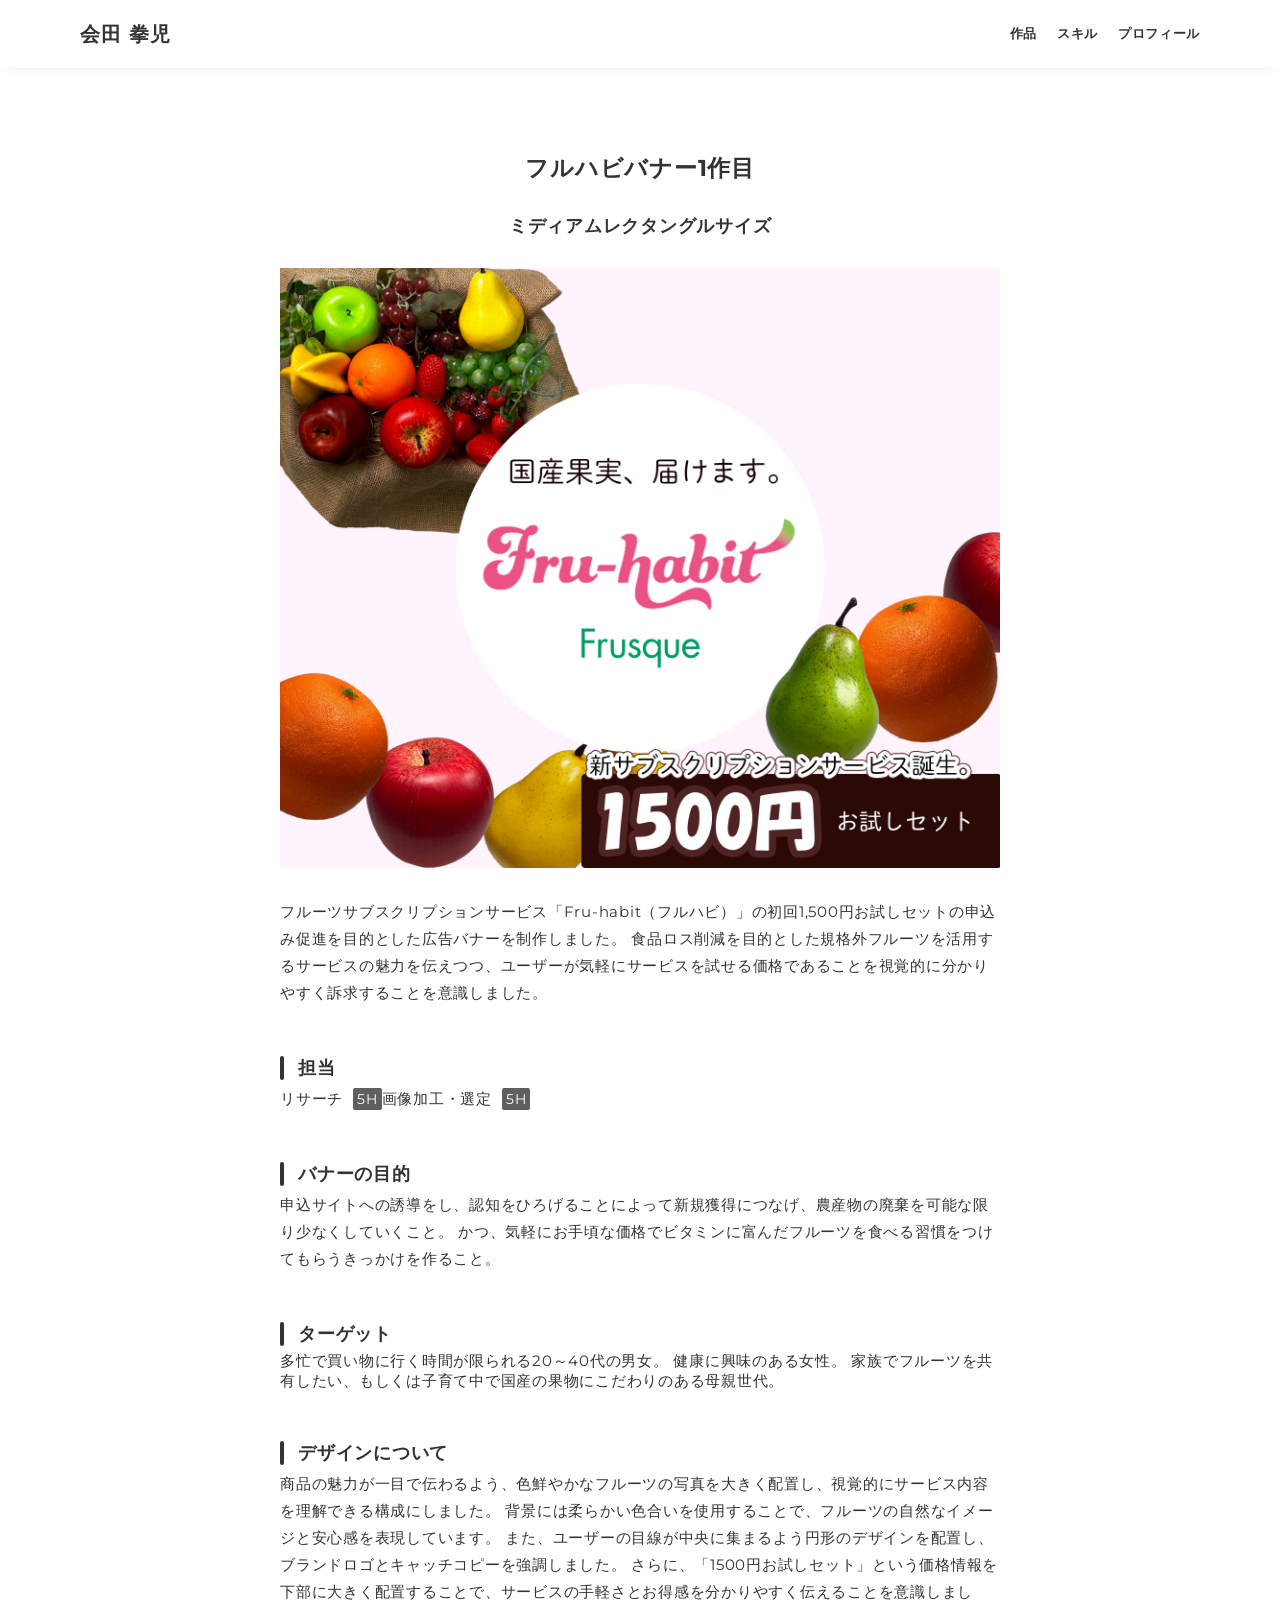
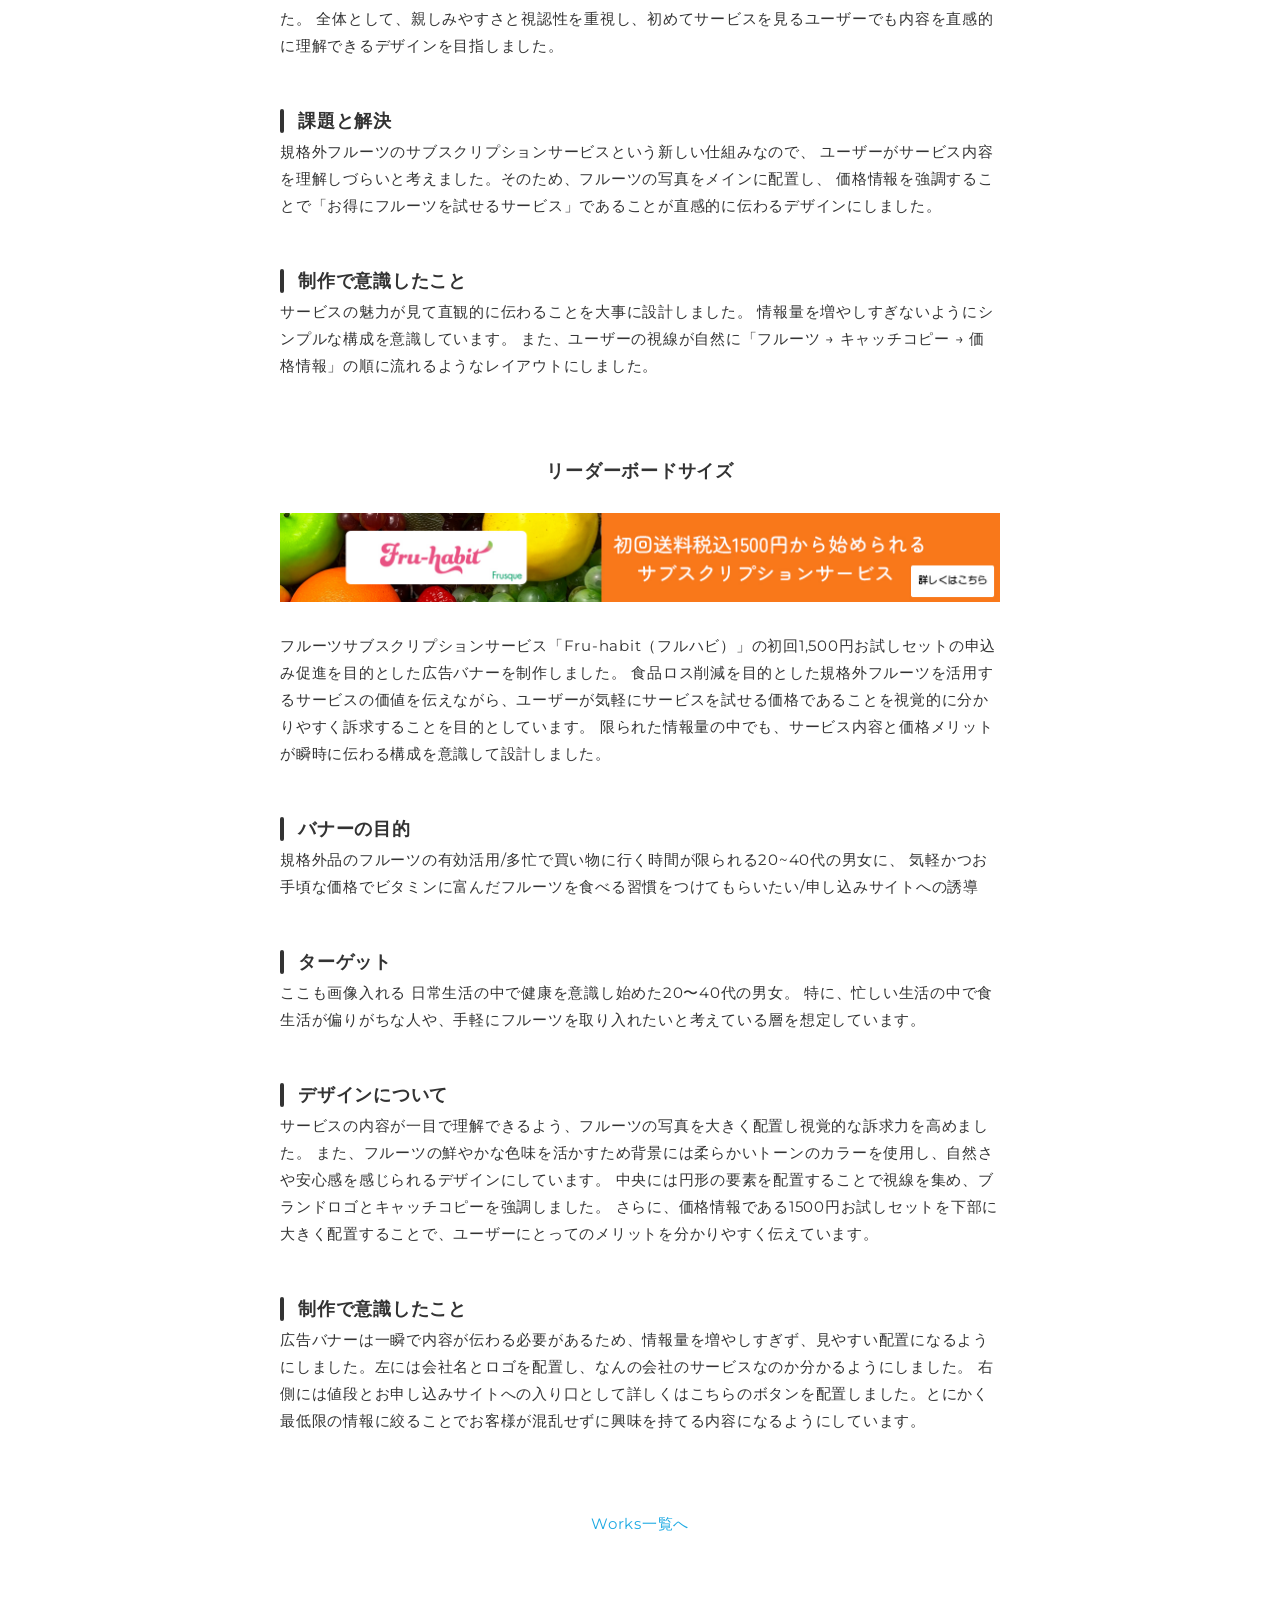
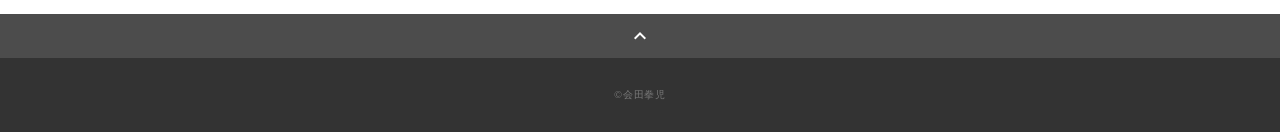
<file: banner.html>
<!DOCTYPE html>
<html lang="ja">

<head>
  <meta charset="utf-8">
  <meta name="viewport" content="width=device-width,initial-scale=1">
  <meta property="og:type" content="website">
  <meta property="og:title" content="Webデザイナー会田拳児のポートフォリオ">
  <meta property="og:url" content="URLが入る">
  <meta property="og:description" content="会田拳児のポートフォリオサイトです。">
  <meta property="og:image" content="img/ogp.png">
  <meta name="robots" content="noindex,nofollow">
  <meta name="description" content="会田拳児のポートフォリオサイトです">
  <title>会田拳児 ポートフォリオ</title>

  <link rel="preconnect" href="https://fonts.gstatic.com">
  <link rel="stylesheet" href="https://fonts.googleapis.com/css2?family=Montserrat:wght@400;700&display=swap">
  <link rel="stylesheet" href="https://fonts.googleapis.com/css?family=Material+Icons+Outlined">
  <link rel="stylesheet" href="css/ress.css" media="all">
  <link rel="stylesheet" href="css/style.css" media="all">
  <link rel="icon" href="img/favicon.ico">
  <link rel="canonical" href="URL">
</head>

<body>
  <div class="wrapper">
    <!-- header -->
    <header class="header ">
      <h1 class="header-logo">
        <a href=".">会田 拳児</a>
      </h1>
      <nav class="gnav">
        <ul class="gnav-list">
          <li class="gnav-item"><a href="#works">作品</a></li>
          <li class="gnav-item"><a href="#skill">スキル</a></li>
          <li class="gnav-item"><a href="#about">プロフィール</a></li>
        </ul>
      </nav>
    </header>
    <!-- /header -->

    <main class="content">
      <div class="article">
        <section class="article-container">
          <h2 class="article-title">フルハビバナー1作目</h2>
          <h3 class="article-title">ミディアムレクタングルサイズ</h3>
          <div class="article-body">
            <p>
              <img src="img/mr_1.jpg" width="1500" height="1250" alt="作品スクリーンショット">
            </p>
            <p>
              フルーツサブスクリプションサービス「Fru-habit（フルハビ）」の初回1,500円お試しセットの申込み促進を目的とした広告バナーを制作しました。
              食品ロス削減を目的とした規格外フルーツを活用するサービスの魅力を伝えつつ、ユーザーが気軽にサービスを試せる価格であることを視覚的に分かりやすく訴求することを意識しました。
            </p>
            <h3>担当</h3>
            <p>リサーチ<span class="time">5H</span>画像加工・選定<span class="time">5H</span></p>
            <h3>バナーの目的</h3>
            <p>申込サイトへの誘導をし、認知をひろげることによって新規獲得につなげ、農産物の廃棄を可能な限り少なくしていくこと。
              かつ、気軽にお手頃な価格でビタミンに富んだフルーツを食べる習慣をつけてもらうきっかけを作ること。
            <h3>ターゲット</h3>
            多忙で買い物に行く時間が限られる20～40代の男女。
            健康に興味のある女性。
            家族でフルーツを共有したい、もしくは子育て中で国産の果物にこだわりのある母親世代。
            </p>
            <h3>デザインについて</h3>
            <p>
              商品の魅力が一目で伝わるよう、色鮮やかなフルーツの写真を大きく配置し、視覚的にサービス内容を理解できる構成にしました。
              背景には柔らかい色合いを使用することで、フルーツの自然なイメージと安心感を表現しています。
              また、ユーザーの目線が中央に集まるよう円形のデザインを配置し、ブランドロゴとキャッチコピーを強調しました。
              さらに、「1500円お試しセット」という価格情報を下部に大きく配置することで、サービスの手軽さとお得感を分かりやすく伝えることを意識しました。
              全体として、親しみやすさと視認性を重視し、初めてサービスを見るユーザーでも内容を直感的に理解できるデザインを目指しました。
            </p>
            <h3>課題と解決</h3>
            <p>
              規格外フルーツのサブスクリプションサービスという新しい仕組みなので、
              ユーザーがサービス内容を理解しづらいと考えました。そのため、フルーツの写真をメインに配置し、
              価格情報を強調することで「お得にフルーツを試せるサービス」であることが直感的に伝わるデザインにしました。
            </p>
            <h3>制作で意識したこと</h3>
            <p>
              サービスの魅力が見て直観的に伝わることを大事に設計しました。
              情報量を増やしすぎないようにシンプルな構成を意識しています。
              また、ユーザーの視線が自然に「フルーツ → キャッチコピー → 価格情報」の順に流れるようなレイアウトにしました。
            </p>
          </div>
          <h3 class="article-title">リーダーボードサイズ</h3>
          <div class="article-body">
            <p>
              <img src="img/lb_1.jpg" width="1456" height="180" alt="作品スクリーンショット">
            </p>
            <p>
              フルーツサブスクリプションサービス「Fru-habit（フルハビ）」の初回1,500円お試しセットの申込み促進を目的とした広告バナーを制作しました。
              食品ロス削減を目的とした規格外フルーツを活用するサービスの価値を伝えながら、ユーザーが気軽にサービスを試せる価格であることを視覚的に分かりやすく訴求することを目的としています。
              限られた情報量の中でも、サービス内容と価格メリットが瞬時に伝わる構成を意識して設計しました。
            </p>
            <h3>バナーの目的</h3>
            <!-- 画像入れたほうがいいかも -->
            <p>規格外品のフルーツの有効活用/多忙で買い物に行く時間が限られる20~40代の男女に、
              気軽かつお手頃な価格でビタミンに富んだフルーツを食べる習慣をつけてもらいたい/申し込みサイトへの誘導</p>
            <h3>ターゲット</h3>
            <p>ここも画像入れる
              日常生活の中で健康を意識し始めた20〜40代の男女。
              特に、忙しい生活の中で食生活が偏りがちな人や、手軽にフルーツを取り入れたいと考えている層を想定しています。
            </p>
            <h3>デザインについて</h3>
            <p>
              サービスの内容が一目で理解できるよう、フルーツの写真を大きく配置し視覚的な訴求力を高めました。
              また、フルーツの鮮やかな色味を活かすため背景には柔らかいトーンのカラーを使用し、自然さや安心感を感じられるデザインにしています。
              中央には円形の要素を配置することで視線を集め、ブランドロゴとキャッチコピーを強調しました。
              さらに、価格情報である1500円お試しセットを下部に大きく配置することで、ユーザーにとってのメリットを分かりやすく伝えています。
            </p>
            <h3>制作で意識したこと</h3>
            <p>
              広告バナーは一瞬で内容が伝わる必要があるため、情報量を増やしすぎず、見やすい配置になるようにしました。左には会社名とロゴを配置し、なんの会社のサービスなのか分かるようにしました。
              右側には値段とお申し込みサイトへの入り口として詳しくはこちらのボタンを配置しました。とにかく最低限の情報に絞ることでお客様が混乱せずに興味を持てる内容になるようにしています。
            </p>
          </div>
          <div class="home-link">
            <a href="./#works">Works一覧へ</a>
          </div>
        </section>
      </div>

      <div class="page-top" id="js-page-top">
        <span class="material-icons-outlined">expand_less</span>
      </div>
    </main>

    <!-- footer -->
    <footer class="footer">
      <div class="copyright">&copy;会田拳児</div>
    </footer>
    <!-- /footer -->

  </div>
  <script src="js/jquery-3.6.0.min.js"></script>
  <script src="js/script.js"></script>
</body>

</html>
</file>
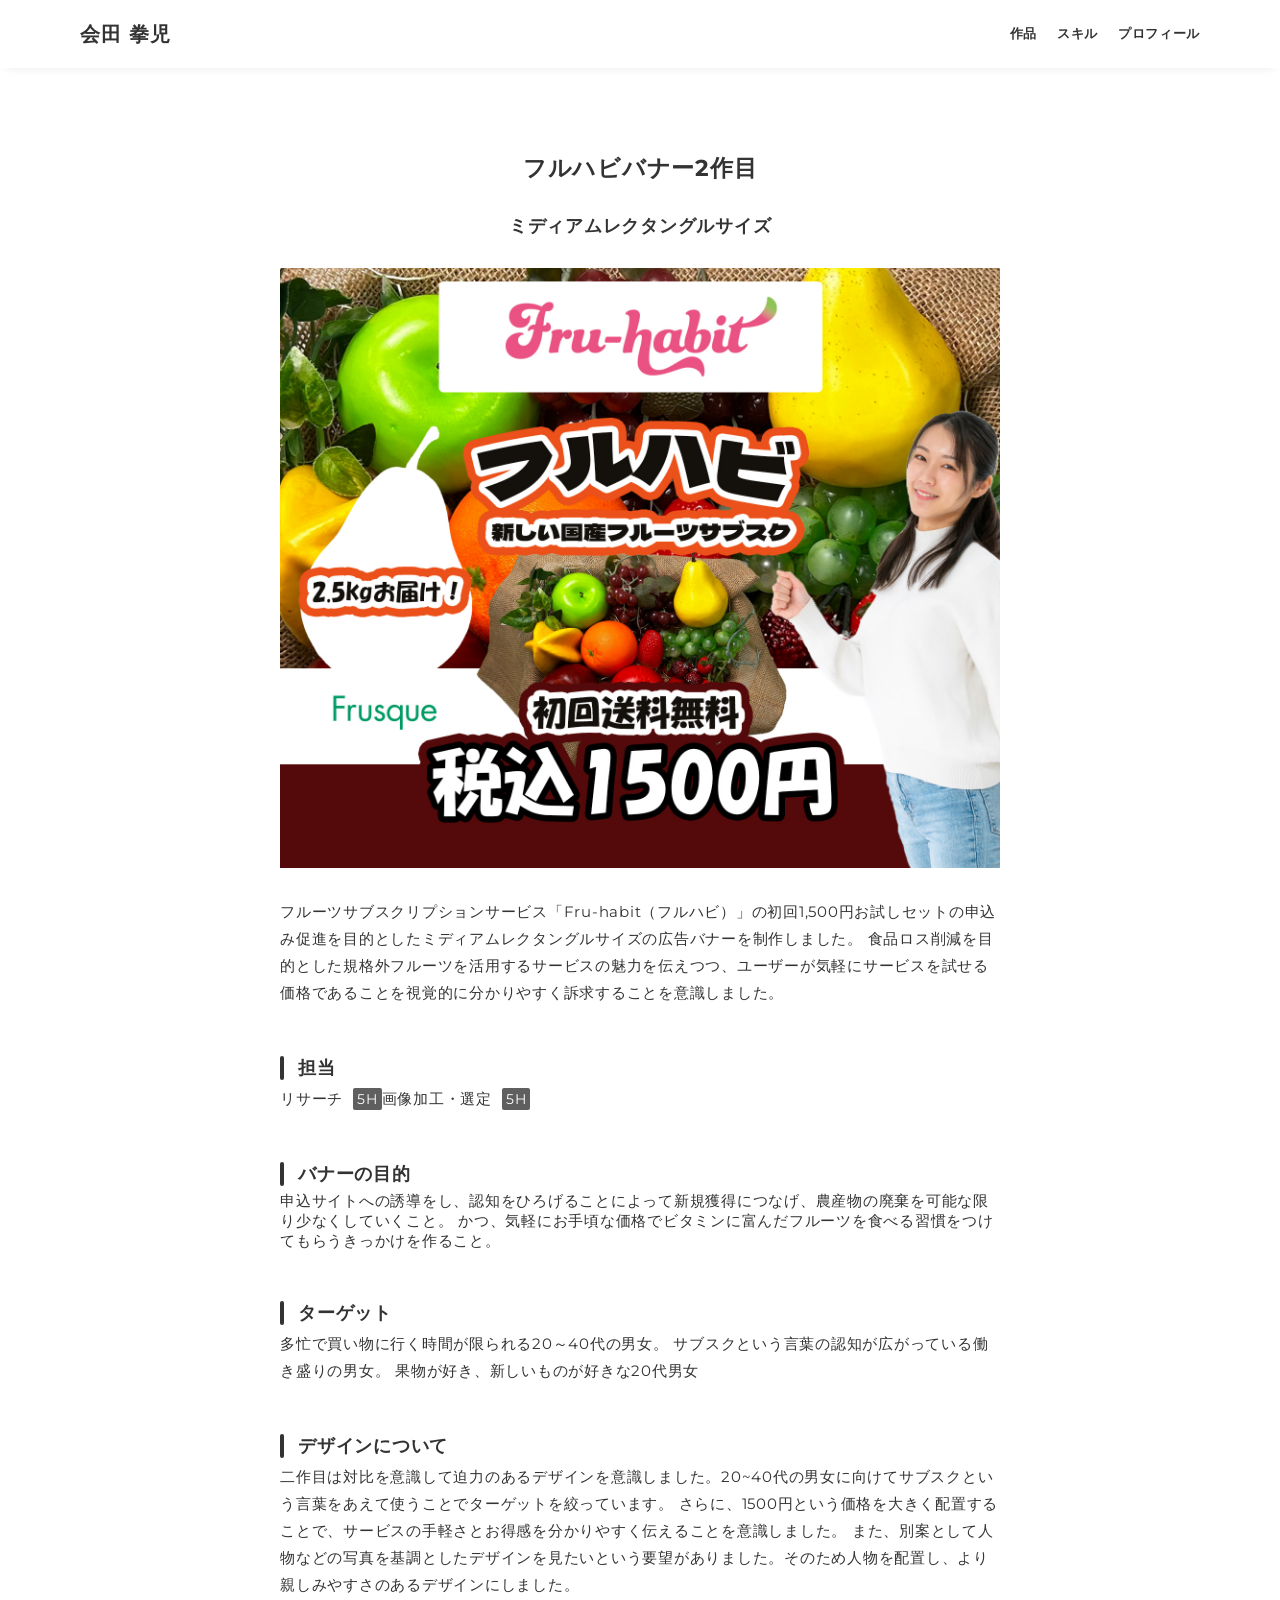
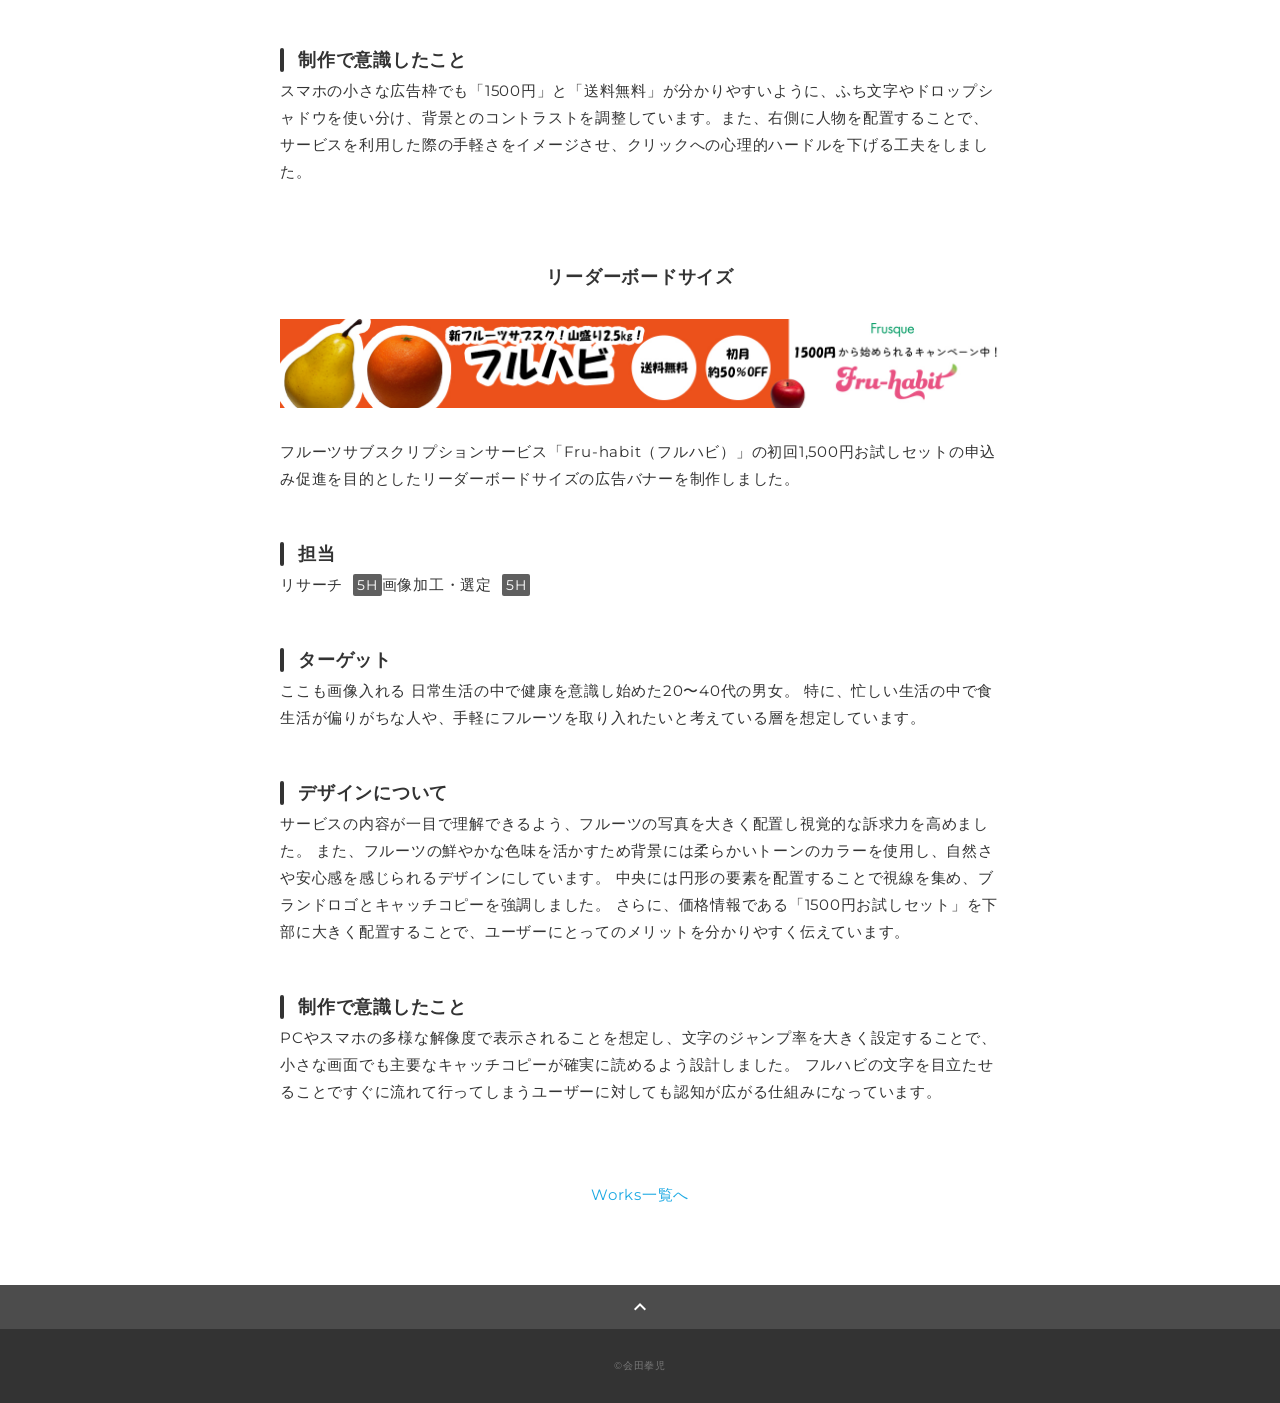
<file: banner_2.html>
<!DOCTYPE html>
<html lang="ja">

<head>
  <meta charset="utf-8">
  <meta name="viewport" content="width=device-width,initial-scale=1">
  <meta property="og:type" content="website">
  <meta property="og:title" content="Webデザイナー会田拳児のポートフォリオ">
  <meta property="og:url" content="URLが入る">
  <meta property="og:description" content="会田拳児のポートフォリオサイトです。">
  <meta property="og:image" content="img/ogp.png">
  <meta name="robots" content="noindex,nofollow">
  <meta name="description" content="会田拳児のポートフォリオサイトです">
  <title>会田拳児 ポートフォリオ</title>

  <link rel="preconnect" href="https://fonts.gstatic.com">
  <link rel="stylesheet" href="https://fonts.googleapis.com/css2?family=Montserrat:wght@400;700&display=swap">
  <link rel="stylesheet" href="https://fonts.googleapis.com/css?family=Material+Icons+Outlined">
  <link rel="stylesheet" href="css/ress.css" media="all">
  <link rel="stylesheet" href="css/style.css" media="all">
  <link rel="icon" href="img/favicon.ico">
  <link rel="canonical" href="URL">
</head>

<body>
  <div class="wrapper">
    <!-- header -->
    <header class="header ">
      <h1 class="header-logo">
        <a href=".">会田 拳児</a>
      </h1>
      <nav class="gnav">
        <ul class="gnav-list">
          <li class="gnav-item"><a href="#works">作品</a></li>
          <li class="gnav-item"><a href="#skill">スキル</a></li>
          <li class="gnav-item"><a href="#about">プロフィール</a></li>
        </ul>
      </nav>
    </header>
    <!-- /header -->

    <main class="content">
      <div class="article">
        <section class="article-container">
          <h2 class="article-title">フルハビバナー2作目</h2>
          <h3 class="article-title">ミディアムレクタングルサイズ</h3>
          <div class="article-body">
            <p>
              <img src="img/mr_2.jpg" width="1500" height="1250" alt="作品スクリーンショット">
            </p>
            <p>
              フルーツサブスクリプションサービス「Fru-habit（フルハビ）」の初回1,500円お試しセットの申込み促進を目的としたミディアムレクタングルサイズの広告バナーを制作しました。
              食品ロス削減を目的とした規格外フルーツを活用するサービスの魅力を伝えつつ、ユーザーが気軽にサービスを試せる価格であることを視覚的に分かりやすく訴求することを意識しました。
            </p>
            <h3>担当</h3>
            <p>リサーチ<span class="time">5H</span>画像加工・選定<span class="time">5H</span></p>
            <h3>バナーの目的</h3>
            申込サイトへの誘導をし、認知をひろげることによって新規獲得につなげ、農産物の廃棄を可能な限り少なくしていくこと。
            かつ、気軽にお手頃な価格でビタミンに富んだフルーツを食べる習慣をつけてもらうきっかけを作ること。
            <h3>ターゲット</h3>
            <p>
              多忙で買い物に行く時間が限られる20～40代の男女。
              サブスクという言葉の認知が広がっている働き盛りの男女。
              果物が好き、新しいものが好きな20代男女
            </p>
            <h3>デザインについて</h3>
            <p>
              二作目は対比を意識して迫力のあるデザインを意識しました。20~40代の男女に向けてサブスクという言葉をあえて使うことでターゲットを絞っています。
              さらに、1500円という価格を大きく配置することで、サービスの手軽さとお得感を分かりやすく伝えることを意識しました。
              また、別案として人物などの写真を基調としたデザインを見たいという要望がありました。そのため人物を配置し、より親しみやすさのあるデザインにしました。
            </p>
            <h3>制作で意識したこと</h3>
            <p>
              スマホの小さな広告枠でも「1500円」と「送料無料」が分かりやすいように、ふち文字やドロップシャドウを使い分け、背景とのコントラストを調整しています。また、右側に人物を配置することで、サービスを利用した際の手軽さをイメージさせ、クリックへの心理的ハードルを下げる工夫をしました。
            </p>
          </div>
          <h3 class="article-title">リーダーボードサイズ</h3>
          <div class="article-body">
            <p>
              <img src="img/lb_2.jpg" width="1456" height="180" alt="作品スクリーンショット">
            </p>
            <p>
              フルーツサブスクリプションサービス「Fru-habit（フルハビ）」の初回1,500円お試しセットの申込み促進を目的としたリーダーボードサイズの広告バナーを制作しました。
            </p>
            <h3>担当</h3>
            <p>リサーチ<span class="time">5H</span>画像加工・選定<span class="time">5H</span></p>
            <h3>ターゲット</h3>
            <p>ここも画像入れる
              日常生活の中で健康を意識し始めた20〜40代の男女。
              特に、忙しい生活の中で食生活が偏りがちな人や、手軽にフルーツを取り入れたいと考えている層を想定しています。
            </p>
            <h3>デザインについて</h3>
            <p>
              サービスの内容が一目で理解できるよう、フルーツの写真を大きく配置し視覚的な訴求力を高めました。
              また、フルーツの鮮やかな色味を活かすため背景には柔らかいトーンのカラーを使用し、自然さや安心感を感じられるデザインにしています。
              中央には円形の要素を配置することで視線を集め、ブランドロゴとキャッチコピーを強調しました。
              さらに、価格情報である「1500円お試しセット」を下部に大きく配置することで、ユーザーにとってのメリットを分かりやすく伝えています。
            </p>
            <h3>制作で意識したこと</h3>
            <p>
              PCやスマホの多様な解像度で表示されることを想定し、文字のジャンプ率を大きく設定することで、小さな画面でも主要なキャッチコピーが確実に読めるよう設計しました。
              フルハビの文字を目立たせることですぐに流れて行ってしまうユーザーに対しても認知が広がる仕組みになっています。
            </p>
          </div>
          <div class="home-link">
            <a href="./#works">Works一覧へ</a>
          </div>
        </section>
      </div>

      <div class="page-top" id="js-page-top">
        <span class="material-icons-outlined">expand_less</span>
      </div>
    </main>

    <!-- footer -->
    <footer class="footer">
      <div class="copyright">&copy;会田拳児</div>
    </footer>
    <!-- /footer -->

  </div>
  <script src="js/jquery-3.6.0.min.js"></script>
  <script src="js/script.js"></script>
</body>

</html>
</file>
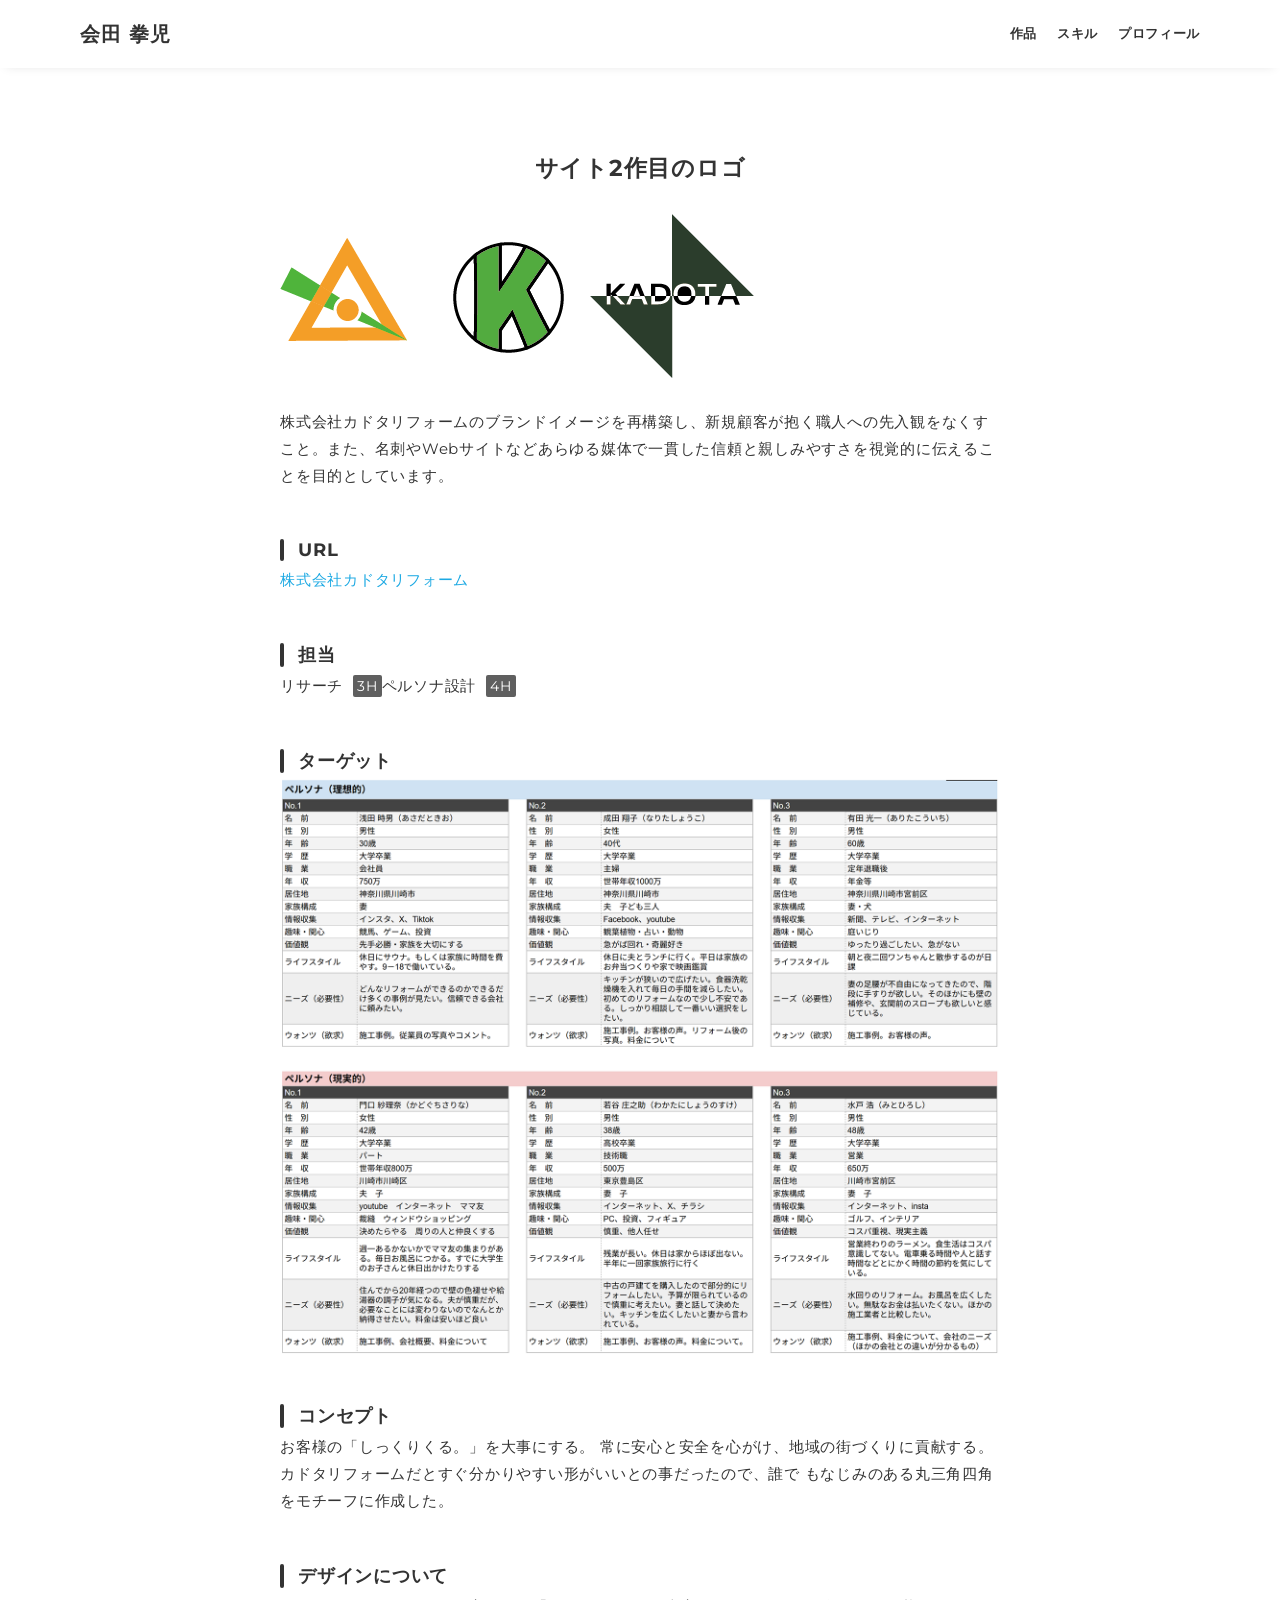
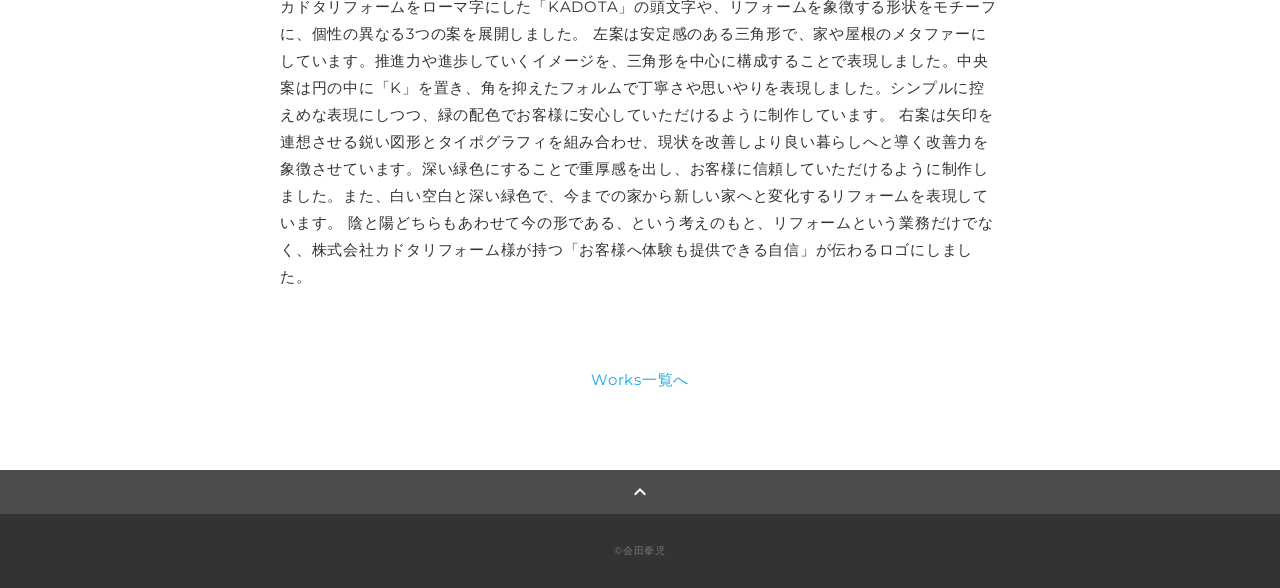
<file: logo.html>
<!DOCTYPE html>
<html lang="ja">

<head>
  <meta charset="utf-8">
  <meta name="viewport" content="width=device-width,initial-scale=1">
  <meta property="og:type" content="website">
  <meta property="og:title" content="Webデザイナー会田拳児のポートフォリオ">
  <meta property="og:url" content="URLが入る">
  <meta property="og:description" content="会田拳児のポートフォリオサイトです。">
  <meta property="og:image" content="img/ogp.png">
  <meta name="robots" content="noindex,nofollow">
  <meta name="description" content="会田拳児のポートフォリオサイトです">
  <title>会田拳児 ポートフォリオ</title>

  <link rel="preconnect" href="https://fonts.gstatic.com">
  <link rel="stylesheet" href="https://fonts.googleapis.com/css2?family=Montserrat:wght@400;700&display=swap">
  <link rel="stylesheet" href="https://fonts.googleapis.com/css?family=Material+Icons+Outlined">
  <link rel="stylesheet" href="css/ress.css" media="all">
  <link rel="stylesheet" href="css/style.css" media="all">
  <link rel="icon" href="img/favicon.ico">
  <link rel="canonical" href="URL">
</head>

<body>
  <div class="wrapper">
    <!-- header -->
    <header class="header ">
      <h1 class="header-logo">
        <a href=".">会田 拳児</a>
      </h1>
      <nav class="gnav">
        <ul class="gnav-list">
          <li class="gnav-item"><a href="#works">作品</a></li>
          <li class="gnav-item"><a href="#skill">スキル</a></li>
          <li class="gnav-item"><a href="#about">プロフィール</a></li>
        </ul>
      </nav>
    </header>
    <!-- /header -->

    <main class="content">
      <div class="article">
        <section class="article-container">
          <h2 class="article-title">サイト2作目のロゴ</h2>
          <div class="article-body">
            <p>
              <img class="logo" src="img/logo/logo.png" width="474" height="164" alt="作品スクリーンショット">
            </p>
            <p>
              株式会社カドタリフォームのブランドイメージを再構築し、新規顧客が抱く職人への先入観をなくすこと。また、名刺やWebサイトなどあらゆる媒体で一貫した信頼と親しみやすさを視覚的に伝えることを目的としています。
            </p>
            <h3>URL</h3>
            <p><a href="https://adjustacademy.com/0581/d251201-080581/site02/index.html" target="_blank"
                rel="noopener">株式会社カドタリフォーム</a></p>
            <!-- サイト飛べるようにする -->
            <h3>担当</h3>
            <p>リサーチ<span class="time">3H</span>ペルソナ設計<span class="time">4H</span></p>
            <h3>ターゲット</h3>
            <p>
              <img src="./img/site02_persona.png" width="1500" height="1200" alt="サイトの目的">
            </p>
            <h3>コンセプト</h3>
            <p>お客様の「しっくりくる。」を大事にする。
              常に安心と安全を心がけ、地域の街づくりに貢献する。
              カドタリフォームだとすぐ分かりやすい形がいいとの事だったので、誰で
              もなじみのある丸三角四角をモチーフに作成した。</p>
            <h3>デザインについて</h3>
            <p>
              カドタリフォームをローマ字にした「KADOTA」の頭文字や、リフォームを象徴する形状をモチーフに、個性の異なる3つの案を展開しました。
              左案は安定感のある三角形で、家や屋根のメタファーにしています。推進力や進歩していくイメージを、三角形を中心に構成することで表現しました。中央案は円の中に「K」を置き、角を抑えたフォルムで丁寧さや思いやりを表現しました。シンプルに控えめな表現にしつつ、緑の配色でお客様に安心していただけるように制作しています。
              右案は矢印を連想させる鋭い図形とタイポグラフィを組み合わせ、現状を改善しより良い暮らしへと導く改善力を象徴させています。深い緑色にすることで重厚感を出し、お客様に信頼していただけるように制作しました。また、白い空白と深い緑色で、今までの家から新しい家へと変化するリフォームを表現しています。
              陰と陽どちらもあわせて今の形である、という考えのもと、リフォームという業務だけでなく、株式会社カドタリフォーム様が持つ「お客様へ体験も提供できる自信」が伝わるロゴにしました。
            </p>
          </div>
          <div class="home-link">
            <a href="./#works">Works一覧へ</a>
          </div>
        </section>
      </div>

      <div class="page-top" id="js-page-top">
        <span class="material-icons-outlined">expand_less</span>
      </div>
    </main>

    <!-- footer -->
    <footer class="footer">
      <div class="copyright">&copy;会田拳児</div>
    </footer>
    <!-- /footer -->

  </div>
  <script src="js/jquery-3.6.0.min.js"></script>
  <script src="js/script.js"></script>
</body>

</html>
</file>
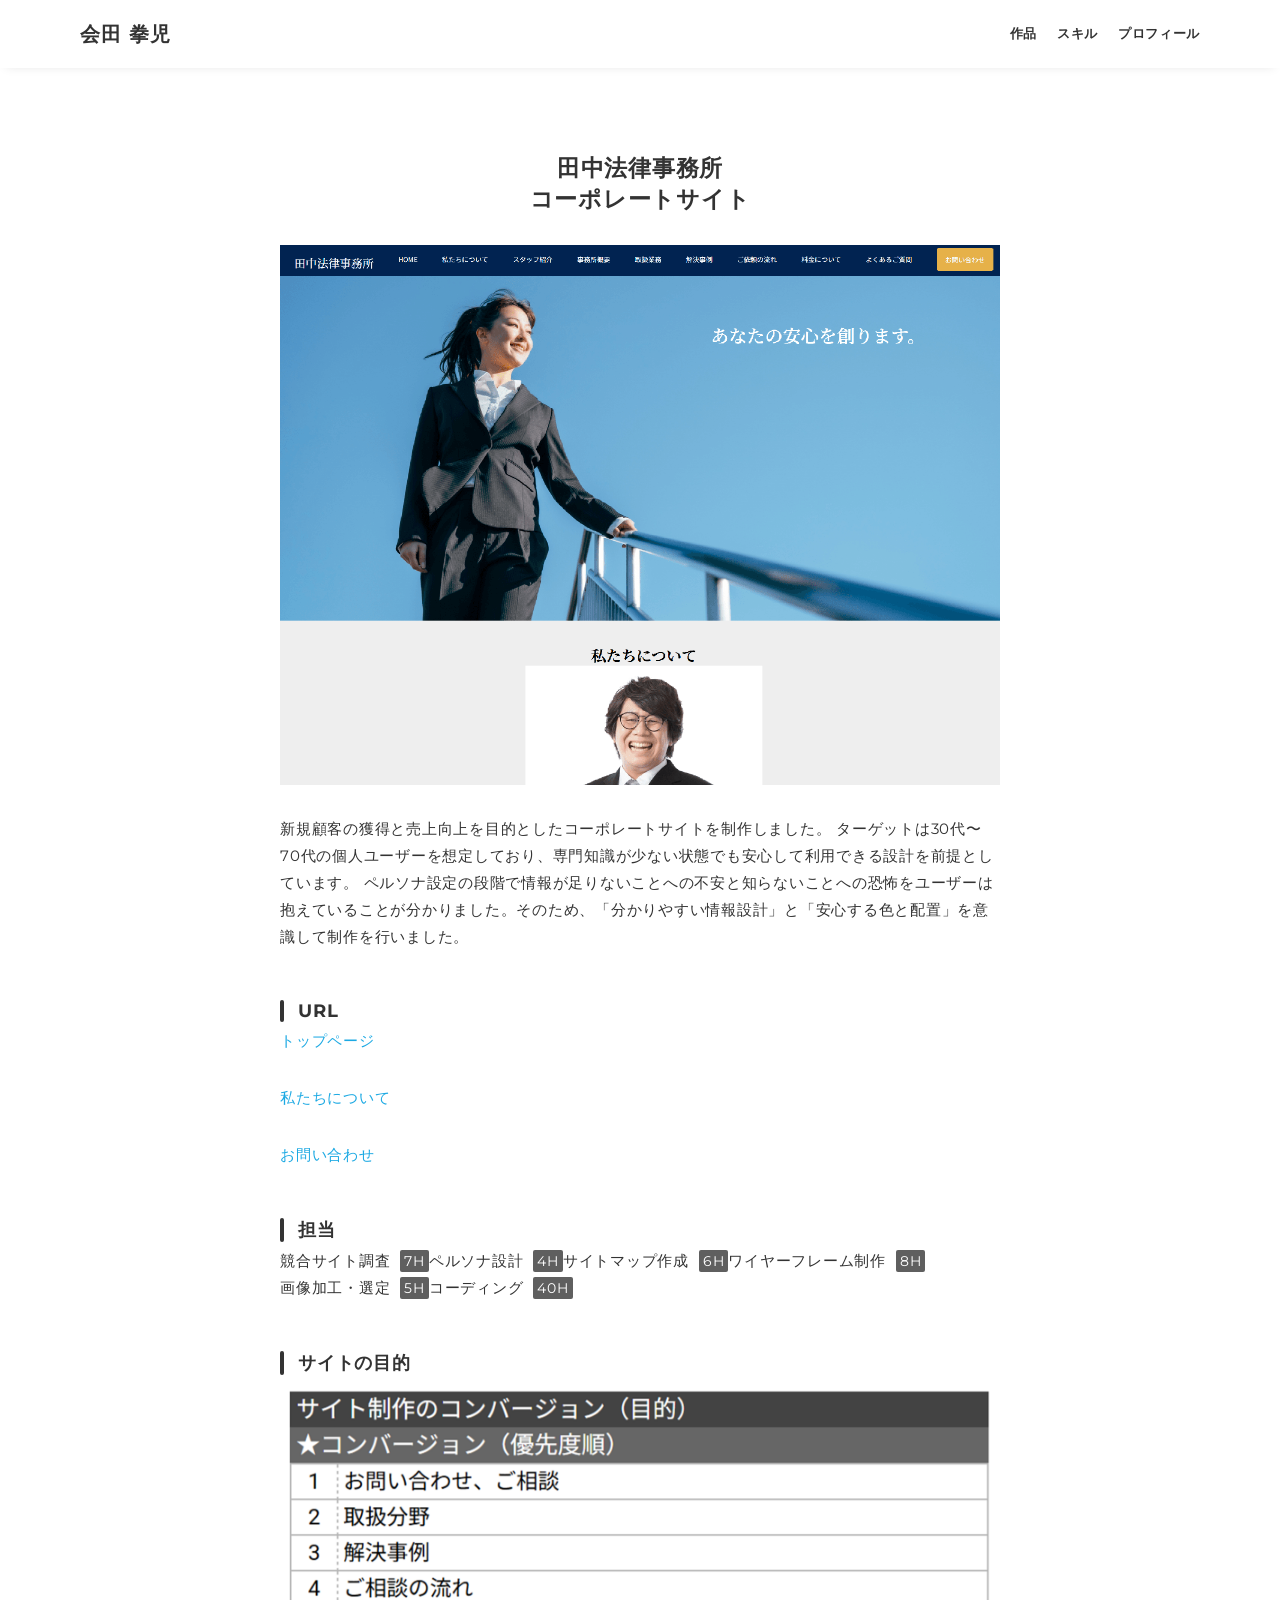
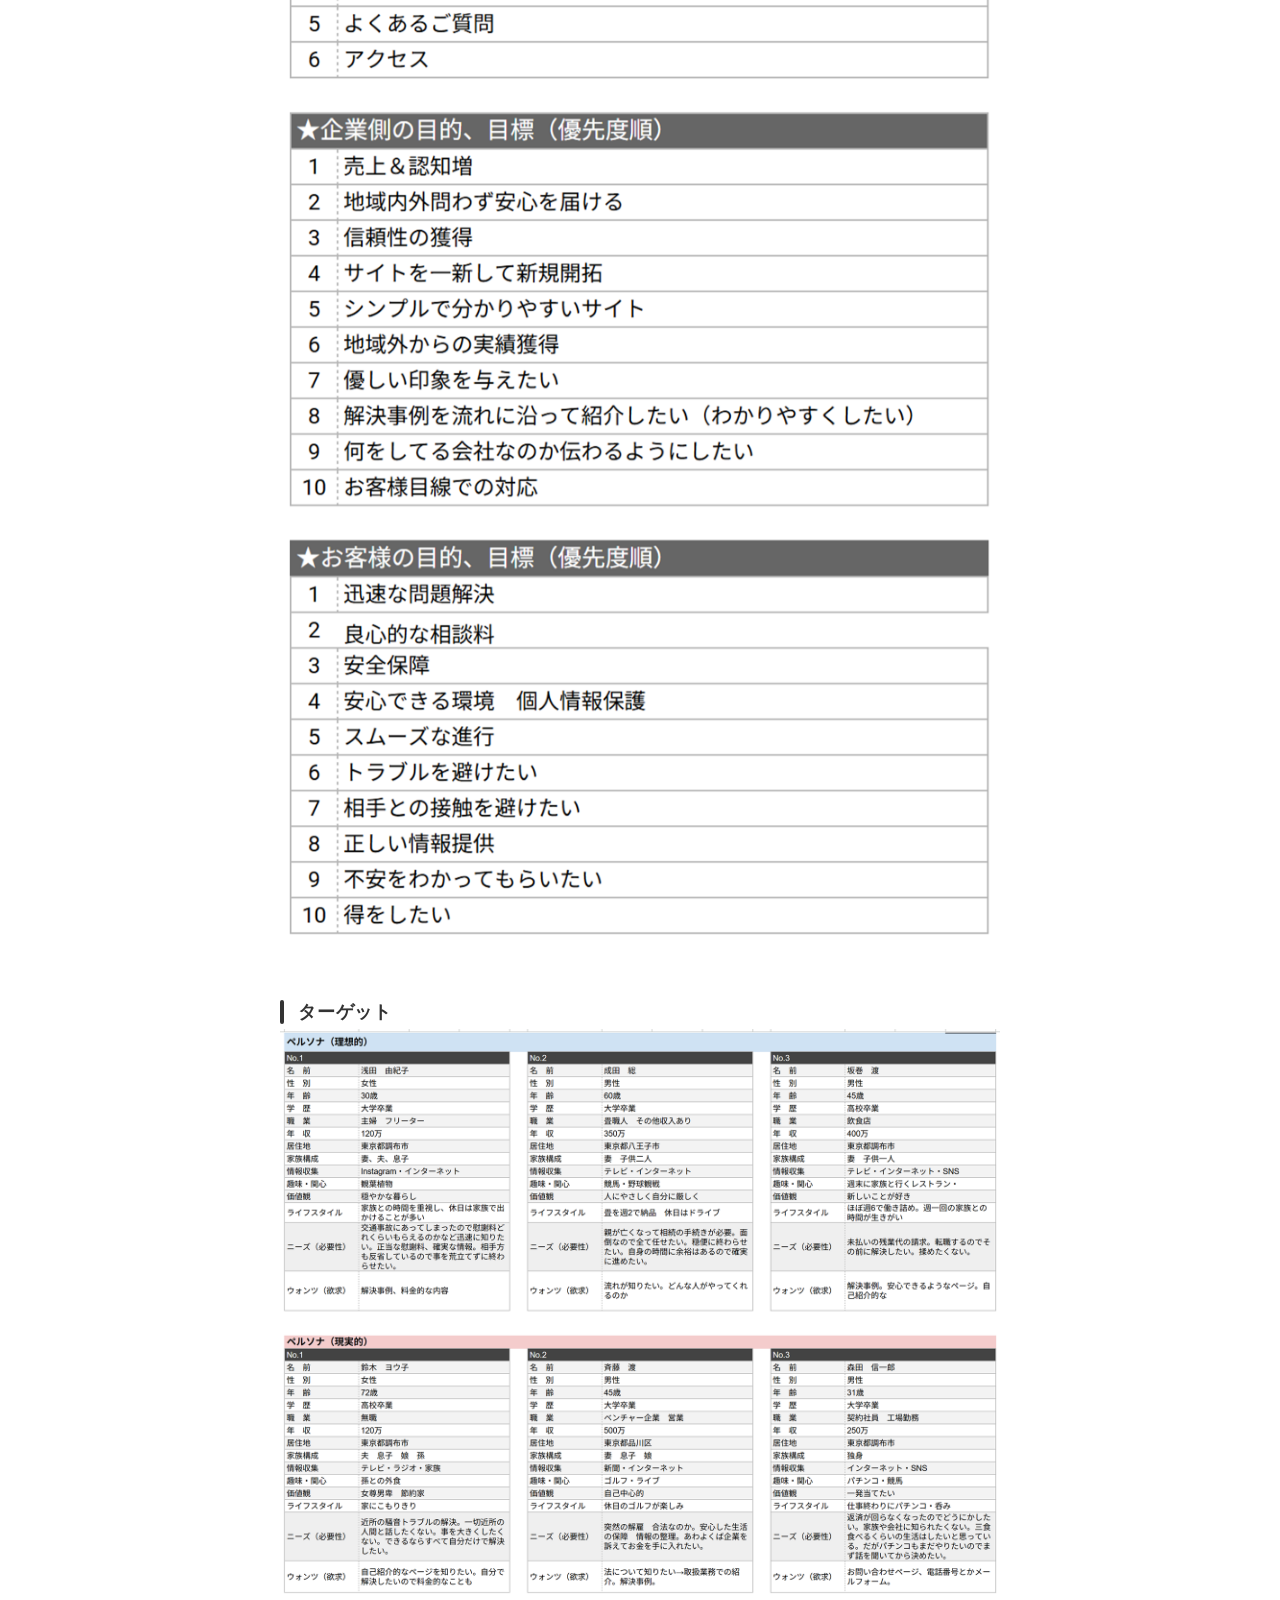
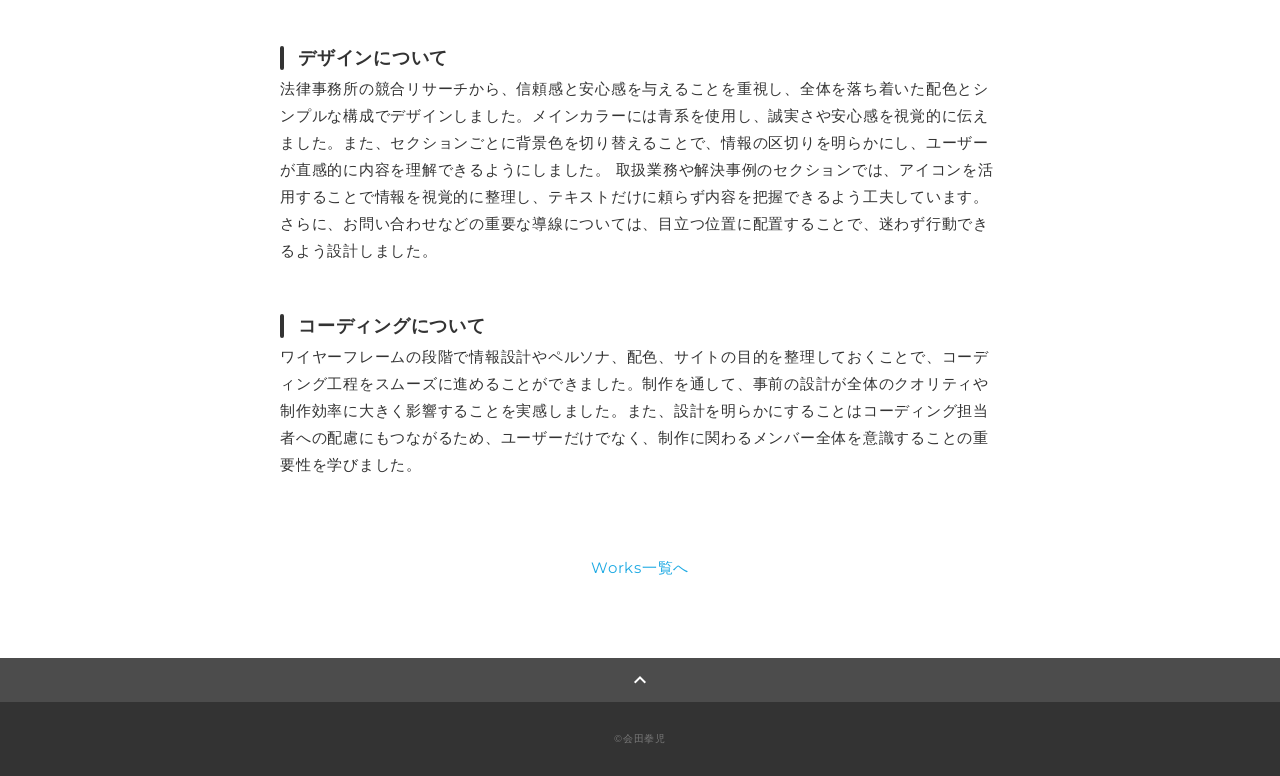
<file: site_01.html>
<!DOCTYPE html>
<html lang="ja">

<head>
  <meta charset="utf-8">
  <meta name="viewport" content="width=device-width,initial-scale=1">
  <meta property="og:type" content="website">
  <meta property="og:title" content="Webデザイナー会田拳児のポートフォリオ">
  <meta property="og:url" content="URLが入る">
  <meta property="og:description" content="会田拳児のポートフォリオサイトです。">
  <meta property="og:image" content="img/ogp.png">
  <meta name="robots" content="noindex,nofollow">
  <meta name="description" content="会田拳児のポートフォリオサイトです">
  <title>会田拳児 ポートフォリオ</title>

  <link rel="preconnect" href="https://fonts.gstatic.com">
  <link rel="stylesheet" href="https://fonts.googleapis.com/css2?family=Montserrat:wght@400;700&display=swap">
  <link rel="stylesheet" href="https://fonts.googleapis.com/css?family=Material+Icons+Outlined">
  <link rel="stylesheet" href="css/ress.css" media="all">
  <link rel="stylesheet" href="css/style.css" media="all">
  <link rel="icon" href="img/favicon.ico">
  <link rel="canonical" href="URL">
</head>

<body>
  <div class="wrapper">
    <!-- header -->
    <header class="header ">
      <h1 class="header-logo">
        <a href=".">会田 拳児</a>
      </h1>
      <nav class="gnav">
        <ul class="gnav-list">
          <li class="gnav-item"><a href="#works">作品</a></li>
          <li class="gnav-item"><a href="#skill">スキル</a></li>
          <li class="gnav-item"><a href="#about">プロフィール</a></li>
        </ul>
      </nav>
    </header>
    <!-- /header -->

    <main class="content">
      <div class="article">
        <section class="article-container">
          <h2 class="article-title">田中法律事務所<br>コーポレートサイト</h2>
          <div class="article-body">
            <p>
              <img src="img/site01_short.png" width="1200" height="900" alt="作品スクリーンショット">
            </p>
            <p>
              新規顧客の獲得と売上向上を目的としたコーポレートサイトを制作しました。
              ターゲットは30代〜70代の個人ユーザーを想定しており、専門知識が少ない状態でも安心して利用できる設計を前提としています。
              ペルソナ設定の段階で情報が足りないことへの不安と知らないことへの恐怖をユーザーは抱えていることが分かりました。そのため、「分かりやすい情報設計」と「安心する色と配置」を意識して制作を行いました。
            </p>
            <h3>URL</h3>
            <p><a href="https://x.gd/uYMks" target="_blank" rel="noopener">トップページ</a></p>
            <p><a href="https://x.gd/x75uv" target="_blank" rel="noopener">私たちについて</a></p>
            <p><a href="https://x.gd/MNHxOM" target="_blank" rel="noopener">お問い合わせ</a></p>
            <h3>担当</h3>
            <p>競合サイト調査<span class="time">7H</span>ペルソナ設計<span class="time">4H</span>サイトマップ作成<span
                class="time">6H</span>ワイヤーフレーム制作<span class="time">8H</span><br>画像加工・選定<span
                class="time">5H</span>コーディング<span class="time">40H</span></p>
            <h3>サイトの目的</h3>
            <p class="conversion">
              <img src="./img/site01_cv1.png" width="1500" height="640" alt="サイトの目的">
            </p>
            <h3>ターゲット</h3>
            <p>
              <img src="./img/site01_persona1.png" width="1500" height="600" alt="サイトの目的">
            </p>
            <h3>デザインについて</h3>
            <p>
              法律事務所の競合リサーチから、信頼感と安心感を与えることを重視し、全体を落ち着いた配色とシンプルな構成でデザインしました。メインカラーには青系を使用し、誠実さや安心感を視覚的に伝えました。また、セクションごとに背景色を切り替えることで、情報の区切りを明らかにし、ユーザーが直感的に内容を理解できるようにしました。
              取扱業務や解決事例のセクションでは、アイコンを活用することで情報を視覚的に整理し、テキストだけに頼らず内容を把握できるよう工夫しています。さらに、お問い合わせなどの重要な導線については、目立つ位置に配置することで、迷わず行動できるよう設計しました。
            </p>
            <h3>コーディングについて</h3>
            <p>
              ワイヤーフレームの段階で情報設計やペルソナ、配色、サイトの目的を整理しておくことで、コーディング工程をスムーズに進めることができました。制作を通して、事前の設計が全体のクオリティや制作効率に大きく影響することを実感しました。また、設計を明らかにすることはコーディング担当者への配慮にもつながるため、ユーザーだけでなく、制作に関わるメンバー全体を意識することの重要性を学びました。
            </p>
          </div>
          <div class="home-link">
            <a href="./#works">Works一覧へ</a>
          </div>
        </section>
      </div>

      <div class="page-top" id="js-page-top">
        <span class="material-icons-outlined">expand_less</span>
      </div>
    </main>

    <!-- footer -->
    <footer class="footer">
      <div class="copyright">&copy;会田拳児</div>
    </footer>
    <!-- /footer -->

  </div>
  <script src="js/jquery-3.6.0.min.js"></script>
  <script src="js/script.js"></script>
</body>

</html>
</file>
<file: css/ress.css>
/*!
 * ress.css • v3.0.1
 * MIT License
 * github.com/filipelinhares/ress
 */

/* # =================================================================
   # Global selectors
   # ================================================================= */

html {
  box-sizing: border-box;
  word-break: normal;
  -moz-tab-size: 4;
  tab-size: 4;

  -webkit-text-size-adjust: 100%;
  /* Prevent adjustments of font size after orientation changes in iOS */
}

*,
::before,
::after {
  box-sizing: inherit;
  background-repeat: no-repeat;
  /* Set `background-repeat: no-repeat` to all elements and pseudo elements */
}

::before,
::after {
  vertical-align: inherit;
  text-decoration: inherit;
  /* Inherit text-decoration and vertical align to ::before and ::after pseudo elements */
}

* {
  margin: 0;
  padding: 0;
  /* Reset `padding` and `margin` of all elements */
}

/* # =================================================================
   # General elements
   # ================================================================= */

hr {
  overflow: visible;
  /* Show the overflow in Edge and IE */
  height: 0;
  /* Add the correct box sizing in Firefox */
}

details,
main {
  display: block;
  /* Render the `main` element consistently in IE. */
}

summary {
  display: list-item;
  /* Add the correct display in all browsers */
}

small {
  font-size: 80%;
  /* Set font-size to 80% in `small` elements */
}

[hidden] {
  display: none;
  /* Add the correct display in IE */
}

abbr[title] {
  /* Add the correct text decoration in Chrome, Edge, IE, Opera, and Safari */
  text-decoration: underline;
  text-decoration: underline dotted;
  border-bottom: none;
  /* Remove the bottom border in Chrome 57 */
}

a {
  background-color: transparent;
  /* Remove the gray background on active links in IE 10 */
}

a:active,
a:hover {
  outline-width: 0;
  /* Remove the outline when hovering in all browsers */
}

code,
kbd,
pre,
samp {
  font-family: monospace, monospace;
  /* Specify the font family of code elements */
}

pre {
  font-size: 1em;
  /* Correct the odd `em` font sizing in all browsers */
}

b,
strong {
  font-weight: bolder;
  /* Add the correct font weight in Chrome, Edge, and Safari */
}

/* https://gist.github.com/unruthless/413930 */
sub,
sup {
  position: relative;
  font-size: 75%;
  line-height: 0;
  vertical-align: baseline;
}

sub {
  bottom: -.25em;
}

sup {
  top: -.5em;
}

/* # =================================================================
   # Forms
   # ================================================================= */

input {
  border-radius: 0;
}

/* Replace pointer cursor in disabled elements */
[disabled] {
  cursor: default;
}

[type="number"]::-webkit-container-spin-button,
[type="number"]::-webkit-outer-spin-button {
  height: auto;
  /* Correct the cursor style of increment and decrement buttons in Chrome */
}

[type="search"] {
  outline-offset: -2px;
  /* Correct the outline style in Safari */
  appearance: textfield;
  /* Correct the odd appearance in Chrome and Safari */
}

[type="search"]::-webkit-search-decoration {
  -webkit-appearance: none;
  /* Remove the container padding in Chrome and Safari on macOS */
}

textarea {
  overflow: auto;
  /* Internet Explorer 11+ */
  resize: vertical;
  /* Specify textarea resizability */
}

button,
input,
optgroup,
select,
textarea {
  font: inherit;
  /* Specify font inheritance of form elements */
}

optgroup {
  font-weight: bold;
  /* Restore the font weight unset by the previous rule */
}

button {
  overflow: visible;
  /* Address `overflow` set to `hidden` in IE 8/9/10/11 */
}

button,
select {
  text-transform: none;
  /* Firefox 40+, Internet Explorer 11- */
}

/* Apply cursor pointer to button elements */
button,
[type="button"],
[type="reset"],
[type="submit"],
[role="button"] {
  cursor: pointer;
  color: inherit;
}

/* Remove container padding and border in Firefox 4+ */
button::-moz-focus-container,
[type="button"]::-moz-focus-container,
[type="reset"]::-moz-focus-container,
[type="submit"]::-moz-focus-container {
  padding: 0;
  border-style: none;
}

/* Replace focus style removed in the border reset above */
button:-moz-focusring,
[type="button"]::-moz-focus-container,
[type="reset"]::-moz-focus-container,
[type="submit"]::-moz-focus-container {
  outline: 1px dotted ButtonText;
}

button,
html [type="button"],
/* Prevent a WebKit bug where (2) destroys native `audio` and `video`controls in Android 4 */
[type="reset"],
[type="submit"] {
 appearance: button;
  /* Correct the inability to style clickable types in iOS */
}

/* Remove the default button styling in all browsers */
button,
input,
select,
textarea {
  border-style: none;
  background-color: transparent;
}

/* Style select like a standard input */
select {
  appearance: none;
}

select::-ms-expand {
  display: none;
  /* Internet Explorer 11+ */
}

select::-ms-value {
  color: currentColor;
  /* Internet Explorer 11+ */
}

legend {
  display: table;
  /* Correct the text wrapping in Edge and IE */
  max-width: 100%;
  /* Correct the text wrapping in Edge and IE */
  max-width: 100%;
  /* Correct the text wrapping in Edge 18- and IE */
  white-space: normal;
  /* Correct the text wrapping in Edge and IE */
  color: inherit;
  /* Correct the color inheritance from `fieldset` elements in IE */
  border: 0;
  /* Correct `color` not being inherited in IE 8/9/10/11 */
}

::-webkit-file-upload-button {
  font: inherit;
  /* Change font properties to `inherit` in Chrome and Safari */
  color: inherit;
  /* Correct the inability to style clickable types in iOS and Safari */

  -webkit-appearance: button;
}

/* # =================================================================
   # Specify media element style
   # ================================================================= */

img {
  border-style: none;
  /* Remove border when inside `a` element in IE 8/9/10 */
}

/* Add the correct vertical alignment in Chrome, Firefox, and Opera */
progress {
  vertical-align: baseline;
}

/* # =================================================================
   # Accessibility
   # ================================================================= */

/* Hide content from screens but not screenreaders */
@media screen {
  [hidden~="screen"] {
    display: inherit;
  }

  [hidden~="screen"]:not(:active):not(:focus):not(:target) {
    position: absolute !important;
    clip: rect(0 0 0 0) !important;
  }
}

/* Specify the progress cursor of updating elements */
[aria-busy="true"] {
  cursor: progress;
}

/* Specify the pointer cursor of trigger elements */
[aria-controls] {
  cursor: pointer;
}

/* Specify the unstyled cursor of disabled, not-editable, or otherwise inoperable elements */
[aria-disabled] {
  cursor: default;
}
</file>
<file: css/style.css>
@charset "utf-8";

body {
  font-family: "Montserrat", "Helvetica Neue", Arial, "Hiragino Kaku Gothic ProN", "Hiragino Sans", Meiryo, sans-serif;
  font-size: 15px;
  letter-spacing: .05em;
  color: #333;
}

a {
  transition: opacity .3s;
  text-decoration: none;
  color: #1ca9e3;
}

img {
  max-width: 100%;
  height: auto;
  vertical-align: bottom;
  border-style: none;
}

.pc-only {
  display: block;
}

.sp-only {
  display: none;
}

/*--------------------------------
 レイアウト
---------------------------------*/
.wrapper {
  padding-top: 73px;
}

.section {
  padding: 90px 0;
}

.section:nth-of-type(odd) {
  background-color: #f7f7f7;
}

.container {
  max-width: 1340px;
  margin: 0 auto;
  padding: 0 40px;
}

/*--------------------------------
 見出し
---------------------------------*/
.title {
  font-size: 34px;
  font-weight: bold;
  line-height: 1;
  margin-bottom: 40px;
  text-align: center;
  letter-spacing: .05em;
  color: #333;
}

.lead {
  font-size: 16px;
  line-height: 1.8;
  margin-bottom: 30px;
}

/*--------------------------------
ヘッダー
---------------------------------*/
.header {
  position: fixed;
  top: 0;
  z-index: 1;
  width: 100%;
  background-color: #fff;
  box-shadow: 0 5px 10px -6px rgba(0, 0, 0, .1);
  display: flex;
  align-items: center;
  justify-content: space-between;
  padding: 20px 80px;
}

.header h1 {
  text-transform: uppercase;
}

.header-logo {
  font-size: 20px;
  font-weight: bold;
  line-height: 1.2;
  margin-right: 20px;
  letter-spacing: .05em;
}

.header-logo a {
  color: #333;
}

.gnav-list {
  display: flex;
  justify-content: space-between;
  list-style: none;
}

.gnav-item:not(:last-child) {
  margin-right: 20px;
}

.gnav-item a {
  position: relative;
  font-size: 13px;
  font-weight: bold;
  display: inline-block;
  padding: 5px 0;
  transition: .3s;
  letter-spacing: .05em;
  color: #333;
  text-transform: uppercase;
}

.gnav-item a:after {
  position: absolute;
  bottom: 0;
  left: 50%;
  width: 0;
  height: 3px;
  content: "";
  transition: .3s;
  -webkit-transform: translateX(-50%);
  transform: translateX(-50%);
  background-color: #333;
}

.gnav-item a:hover:after {
  width: 100%;
}

/*--------------------------------
 メインビジュアル
---------------------------------*/
.mv {
  display: flex;
  align-items: center;
  justify-content: center;
  height: 85vh;
  text-align: center;
}

.mv-container {
  padding: 0 40px;
}

.mv-title {
  font-size: 60px;
  font-weight: bold;
  line-height: 1.2;
  margin-bottom: 5px;
  letter-spacing: .1em;
  text-transform: uppercase;
}

.mv-subtitle {
  font-size: 20px;
  font-weight: bold;
  line-height: 1;
  margin-bottom: 40px;
  letter-spacing: .08em;
  text-transform: uppercase;
}

.mv-text {
  font-size: 16px;
  line-height: 1.8;
}

/*--------------------------------
 Works
---------------------------------*/
h2.title {
  text-transform: uppercase;
}

.works-list {
  display: flex;
  flex-wrap: wrap;
  justify-content: space-between;
  margin-bottom: -40px;
}

.works-list::after {
  content: "";
  display: block;
  width: 32%;
}


.works-item {
  width: 32%;
  margin-bottom: 40px;
  color: #333;
}

.works-item:hover {
  opacity: .9;
}

.works-item:nth-of-type(3n) {
  margin-right: 0;
}

.works-img {
  width: fit-content;
}

.works-img img {
  border: 1px solid #e6e6e6;
}

.works-name {
  font-size: 14px;
  font-weight: bold;
  margin-top: 8px;
}

.works-info {
  font-size: 10px;
  margin-top: 5px;
}

/*--------------------------------
 Skill
---------------------------------*/
.skill-list {
  display: flex;
  flex-wrap: wrap;
  justify-content: space-between;
  margin-bottom: -50px;
}

.skill-item {
  display: flex;
  align-items: flex-start;
  justify-content: space-between;
  width: 48%;
  margin-bottom: 50px;
}

.skill-img {
  width: 60px;
  height: auto;
  margin-right: 20px;
}

.skill-body {
  flex: 1;
}

.skill-name {
  margin-bottom: 10px;
}

.skill-text {
  font-size: 14px;
  line-height: 1.8;
}

/*--------------------------------
 About
---------------------------------*/
.profile {
  display: flex;
  flex-wrap: wrap;
  max-width: 800px;
  margin: 0 auto;
}

.profile-img {
  width: 20%;
  margin-right: 30px;
  border-radius: 50%;
}

.profile-img img {
  border-radius: 50%;
}

.profile-body {
  flex: 1;
}

.profile-body p {
  font-size: 15px;
  line-height: 1.8;
}

.profile-body p:not(:last-child) {
  margin-bottom: 30px;
}

/*--------------------------------
 Contact
---------------------------------*/
.contact {
  text-align: center;
}

.contact-item:not(:last-child) {
  margin-right: 10px;
}

.contact-text {
  margin-top: 10px;
}

/*--------------------------------
 ページトップ
---------------------------------*/
.page-top {
  font-weight: bold;
  padding: 10px;
  cursor: pointer;
  text-align: center;
  background-color: #4c4c4c;
}

.page-top .material-icons-outlined {
  vertical-align: bottom;
  color: #fff;
}

/*--------------------------------
 フッター
---------------------------------*/
.footer {
  padding: 30px;
  background-color: #333;
}

.copyright {
  font-size: 10px;
  text-align: center;
  color: #797979;
}

/*--------------------------------
 下層：Worksページ
---------------------------------*/
.article {
  padding: 80px 0;
}

.article-container {
  max-width: 1040px;
  margin: 0 auto;
  padding: 0 20px;
}

.article-title {
  margin-bottom: 30px;
  text-align: center;
}

.article-body {
  max-width: 720px;
  margin: 0 auto;
  margin-bottom: 80px;
}

.article-body h3 {
  position: relative;
  font-size: 18px;
  margin-bottom: 5px;
  padding-left: 1em;
}

.article-body h3:not(:first-child) {
  margin-top: 50px;
}

.article-body h3::before {
  position: absolute;
  top: 0;
  left: 0;
  width: 4px;
  height: 100%;
  content: "";
  border-radius: 3px;
  background-color: #333;
}

.article-body p {
  font-size: 15px;
  line-height: 1.8;
  margin-bottom: 30px;
}

.home-link {
  text-align: center;
}

.works-list .works-img {
    aspect-ratio: 4 / 3;
}

.works-list .works-img img {
    width: 100%;
    height: 100%;
    object-fit: contain; 
}

.logo {
  display: flex;
  justify-content: center;
}

.time {
  background-color: #5f5f5f;
  color: #fff;
  font-size: 14px;
  margin: auto;
  padding: 2px 4px;
  margin-left: 10px;
  border-radius: 2px;
}

.conversion {
  justify-content: center;
  align-items: center;
}

/*media Queries 767
----------------------------------------------------*/
@media screen and (max-width: 767px) {
  body {
    font-size: 14px;
  }

  .pc-only {
    display: none;
  }

  .sp-only {
    display: block;
  }

  /* 見出し */
  .title {
    font-size: 26px;
    margin-bottom: 20px;
  }

  .lead {
    font-size: 14px;
    line-height: 1.7;
    margin-bottom: 20px;
  }

  /* レイアウト */
  .wrapper {
    padding-top: 57px;
  }

  .section {
    padding: 60px 0;
  }

  .container {
    padding: 0 20px;
  }

  /* ヘッダー */
  .header {
    padding: 15px;
  }

  .header-logo {
    font-size: 15px;
    margin-right: 15px;
  }

  .gnav-item:not(:last-child) {
    margin-right: 10px;
  }

  .gnav-item a {
    font-size: 10px;
  }

  .gnav-item a:after {
    display: none;
  }

  /*  メインビジュアル */
  .mv {
    height: 75vh;
  }

  .mv-container {
    padding: 0 20px;
  }

  .mv-title {
    font-size: 30px;
  }

  .mv-subtitle {
    font-size: 16px;
    margin-bottom: 20px;
  }

  .mv-text {
    font-size: 14px;
    line-height: 1.7;
  }

  /* Works */
  .works-name {
    font-size: 12px;
  }

  .works-info {
    margin-top: 3px;
  }

  .works-list {
    justify-content: space-between;
  }

  .works-item {
    flex: 0 0 48%;
    margin-right: 0;
    margin-bottom: 30px;
  }

  /* Skill */
  .skill-list {
    display: block;
    margin-bottom: 0;
  }

  .skill-item {
    width: 100%;
    margin-bottom: 35px;
  }

  .skill-item:last-child {
    margin-bottom: 0;
  }

  .skill-name {
    margin-bottom: 5px;
  }

  .skill-text {
    font-size: 13px;
    line-height: 1.7;
  }

  /* About */
  .profile {
    display: block;
  }

  .profile-img {
    width: 150px;
    margin: 0 auto;
    margin-bottom: 25px;
  }

  .profile-body p {
    font-size: 14px;
    line-height: 1.7;
  }

  .profile-body p:not(:last-child) {
    margin-bottom: 20px;
  }

  /* フッター */
  .footer {
    padding: 20px;
  }

  /* 下層ページ */
  .article {
    padding: 50px 0;
  }

  .article-body h3 {
    font-size: 16px;
    padding-left: .8em;
  }

  .article-body h3:not(:first-child) {
    margin-top: 30px;
  }

  .article-body p {
    font-size: 14px;
    line-height: 1.7;
    margin-bottom: 20px;
  }
}

@media screen and (max-width: 480px) {
  .works-list {
    display: block;
  }

  .works-item {
    display: block;
    width: 90%;
    flex: 0;
    margin: 0 auto 30px;
  }

  .works-item:nth-of-type(3n) {
    margin: 0 auto 30px;
  }

  .works-img {
    width: 100%;
  }

  .works-img img {
    width: 100%;
  }
}
</file>
